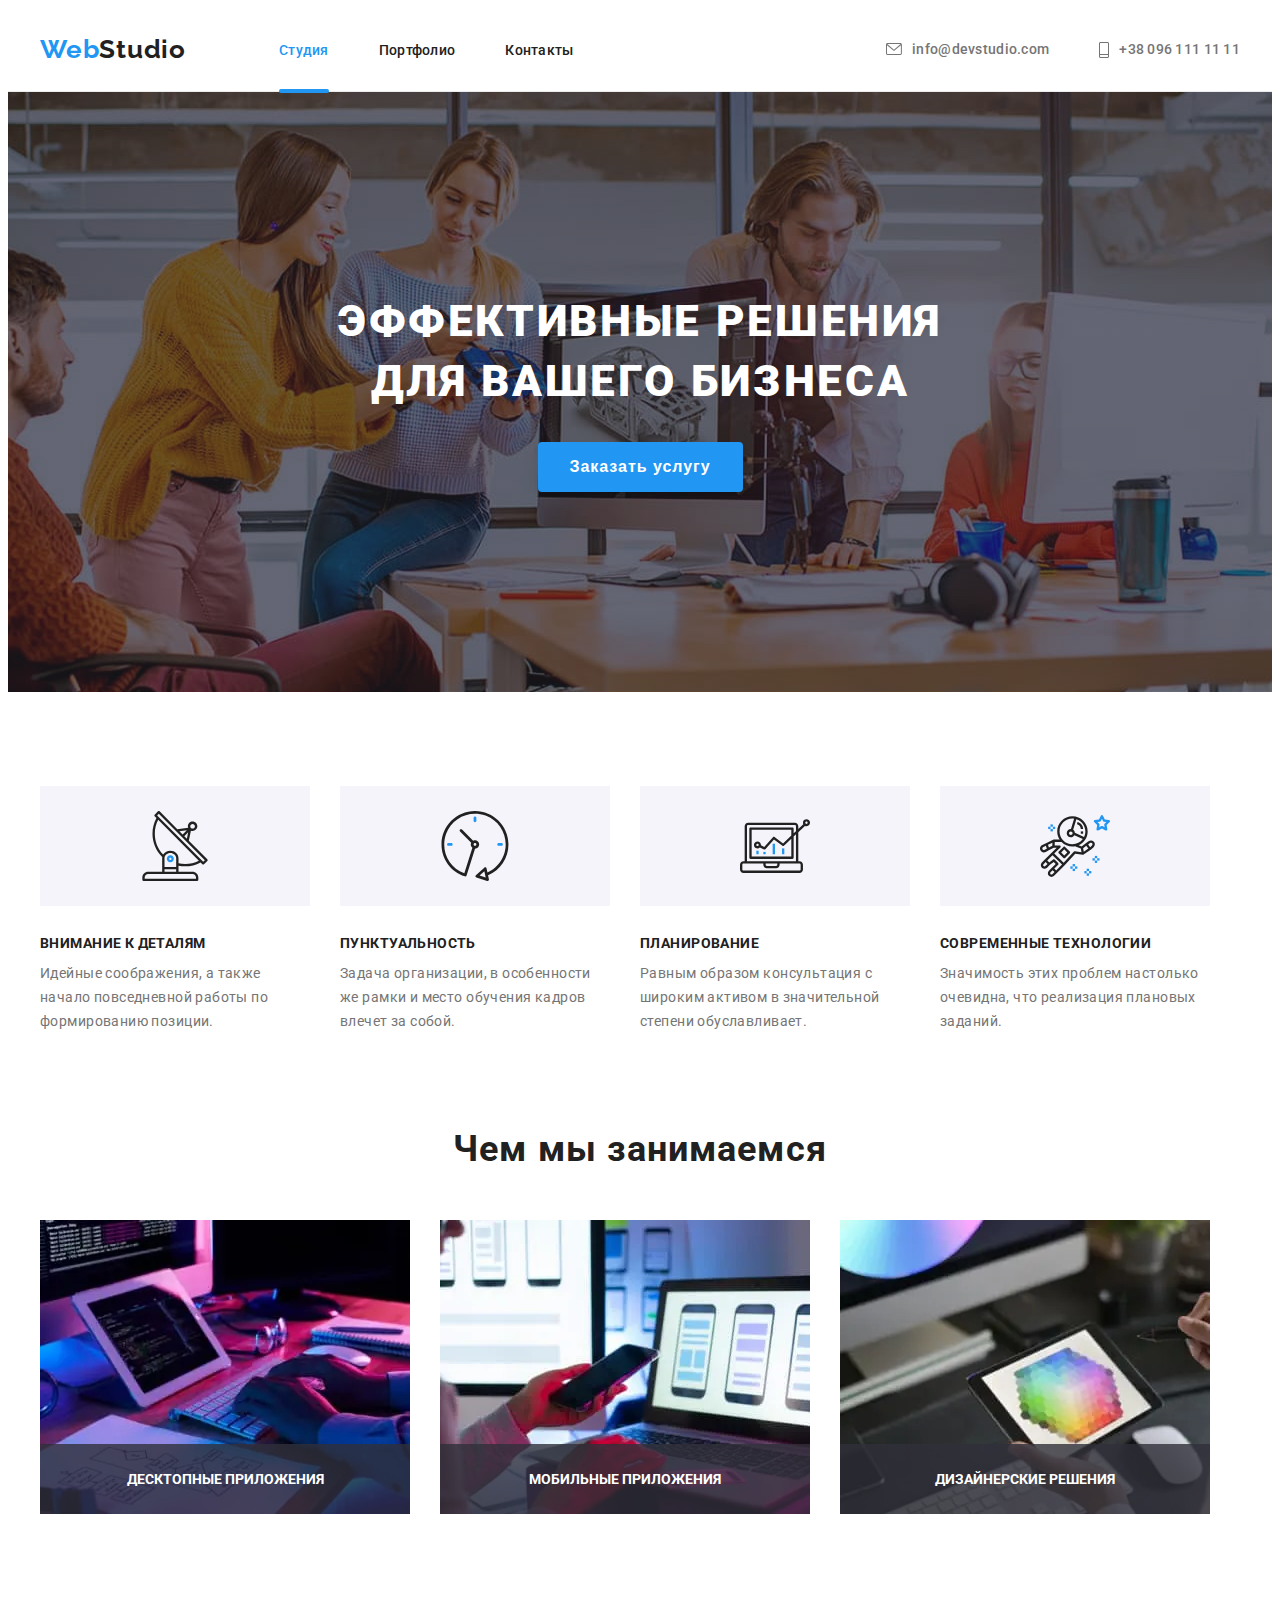
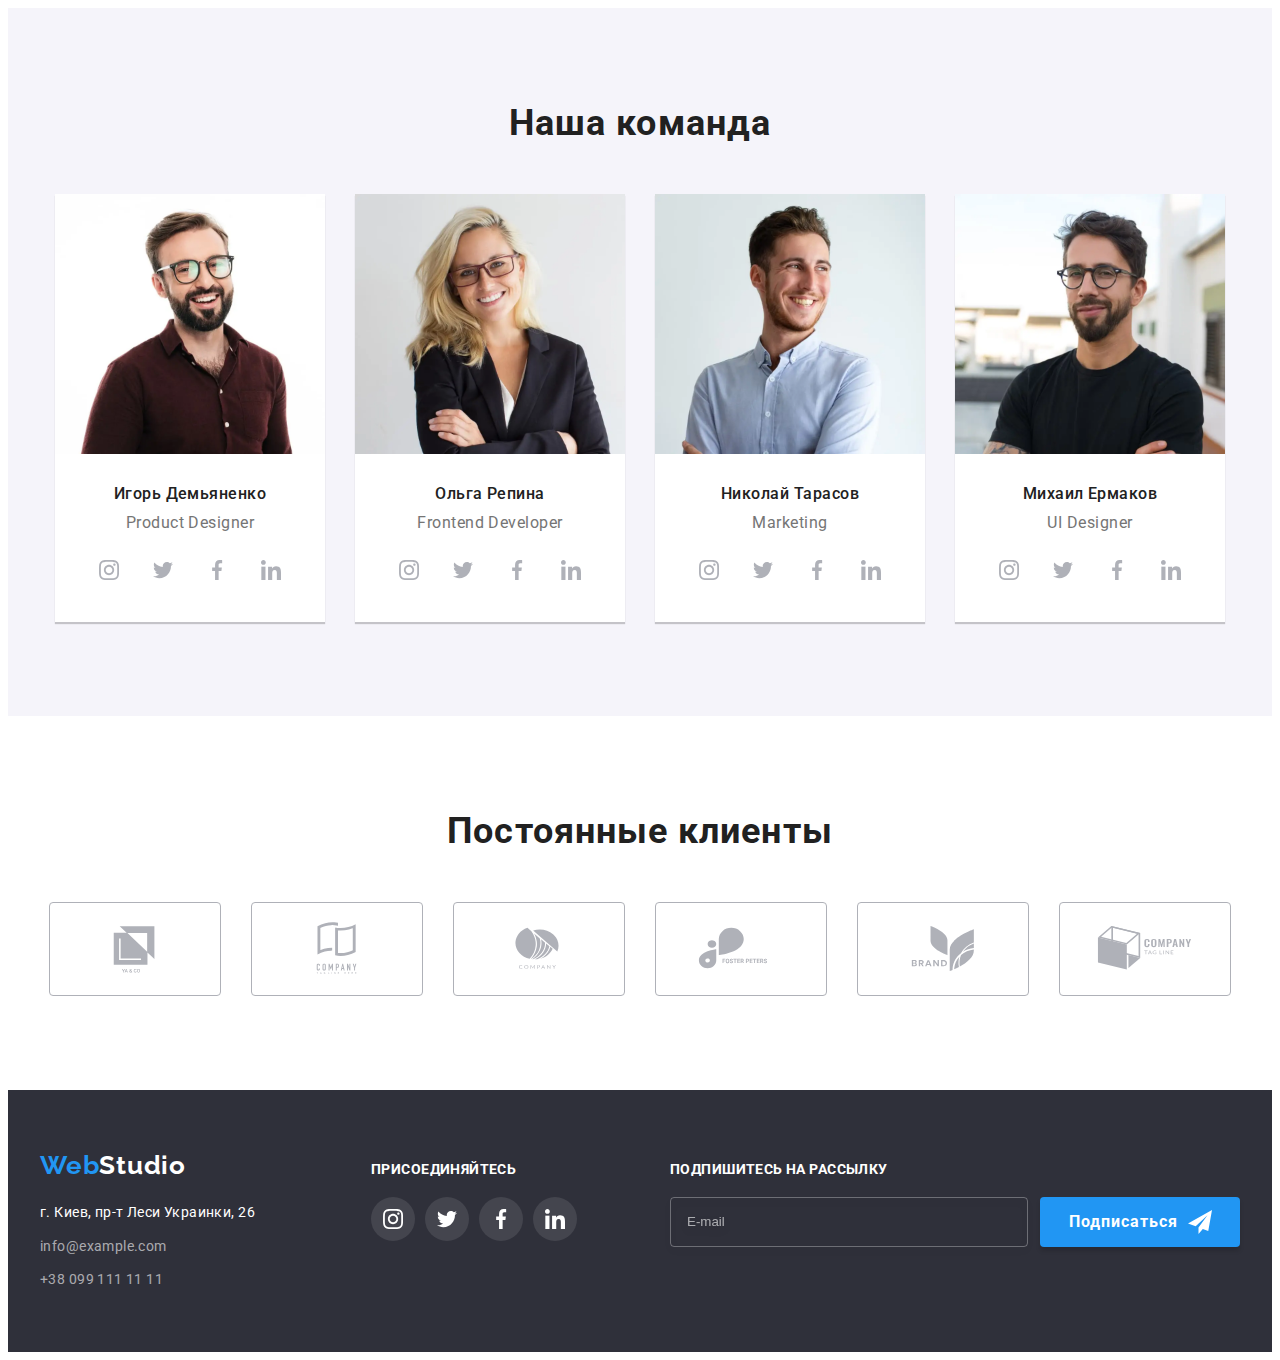
<file: index.html>
<!DOCTYPE html>
<html lang="ru">
<head>
    <meta charset="UTF-8">
    <meta http-equiv="X-UA-Compatible" content="IE=edge">
    <meta name="viewport" content="width=device-width, initial-scale=1.0">
    <title>Document</title>
    <link rel="preconnect" href="https://fonts.googleapis.com">
    <link rel="preconnect" href="https://fonts.gstatic.com" crossorigin>
    <link href="https://fonts.googleapis.com/css2?family=Raleway:wght@700&family=Roboto:wght@400;500;700;900&display=swap"
        rel="stylesheet">
    <link rel="stylesheet" href="https://cdnjs.cloudflare.com/ajax/libs/modern-normalize/1.1.0/modern-normalize.min.css"
            integrity="sha512-wpPYUAdjBVSE4KJnH1VR1HeZfpl1ub8YT/NKx4PuQ5NmX2tKuGu6U/JRp5y+Y8XG2tV+wKQpNHVUX03MfMFn9Q=="
            crossorigin="anonymous" referrerpolicy="no-referrer" />
    <link rel="stylesheet" href="./css/main.min.css">
</head>
<body>
    <header class="main-header">
        <div class="container main-header__container">
            <a class="logo-link" href="./">
                <span class="logo-link__theme">Web</span>Studio
            </a>
            <nav class="main-navigation">
                <ul class="navigation-list">
                    <li class="navigation-list__item"> <a class="navigation-list__link navigation-list__link--active" href="./index.html">Студия</a> </li>
                    <li class="navigation-list__item"> <a class="navigation-list__link" href="./portfolio.html">Портфолио</a> </li>
                    <li class="navigation-list__item"> <a class="navigation-list__link" href="./index.html">Контакты</a> </li>
                </ul>
            </nav>
            <button class="header-menu-btn" type="button" data-menu-open>
            <svg class="header-menu-btn__icon" width="40" height="40">
            <use href="./images/sprite.svg#burger-menu"></use>
            </svg>    
            </button>
            <ul class="contacts-list">
                <li class="contacts-list__item"> <a class="contacts-list__link"
                        href="mailto:info@devstudio.com"> 
                        <svg class="contacts-list__icon" width="16" height="12">
                            <use href="./images/sprite.svg#email"></use>
                        </svg>
                        info@devstudio.com</a></li>
                <li class="contacts-list__item"><a class="contacts-list__link" href="tel:+380961111111">
                    <svg class="contacts-list__icon" width="10" height="16">
                        <use href="./images/sprite.svg#phone"></use>
                    </svg>
                    +38 096 111 11 11</a>
                </li>
            </ul>
        </div>
        <div class="mobile-menu" data-menu>
            <div class="container mobile-menu__container">
            <button type="button" class="menu-close-btn" data-menu-close>
                <svg class="menu-close-icon" width="40" height="40">
                    <use href="./images/sprite.svg#close">
                    </use>
                </svg>
            </button>
            <nav class="menu-navigation">
                <ul class="menu-navigation-list">
                    <li class="menu-navigation-list__item"> <a class="menu-navigation-list__link navigation-list__link--active"
                            href="./index.html">Студия</a> </li>
                    <li class="menu-navigation-list__item"> <a class="menu-navigation-list__link" href="./portfolio.html">Портфолио</a> </li>
                    <li class="menu-navigation-list__item"> <a class="menu-navigation-list__link" href="./index.html">Контакты</a> </li>
                </ul>
            </nav>
            <ul class="menu-contacts-list">
                <li class="menu-contacts-list__item"><a class="menu-contacts-list__link menu-contacts-list__link--color" href="tel:+380961111111">
                        +38 096 111 11 11</a>
                </li>
                <li class="menu-contacts-list__item"> <a class="menu-contacts-list__link" href="mailto:info@devstudio.com">
                        info@devstudio.com</a></li>
                
            </ul>
            <ul class="menu-social-list">
                <li class="menu-social-list__item">Instagram</li>
                <li class="menu-social-list__item">Twitter</li>
                <li class="menu-social-list__item">Facebook</li>
                <li class="menu-social-list__item">LinkedIn</li>
            </ul>
        </div>
        </div>
    </header>
    <main>
        <section class="hero">
            <div class="container">
            <h1 class="hero__main-title">Эффективные решения для вашего бизнеса</h1>
        <button class="modal-button" type="button" data-modal-open> Заказать услугу</button>
            </div>
        </section>
        <section class="section">
            <div class="container">
                <h2 class="visually-hidden">Наши преймушества</h2>
                <ul class="benefits-list">
                    <li class="benefits-list__item">
                        <div class="benefits-list__wrapper">
                        <svg class="benefits-list__icon" width="70" height="70"> <use href="./images/sprite.svg#antenna"> </use> </svg>
                        </div>
                        <h3 class="benefits-list__title">Внимание к деталям</h3>
                        <p class="benefits-list__description">Идейные соображения, а также начало повседневной работы по формированию позиции.
                        </p>
                    </li>
                    <li class="benefits-list__item">
                        <div class="benefits-list__wrapper">
                        <svg class="benefits-list__icon" width="70" height="70"> <use href="./images/sprite.svg#clock"> </use> </svg>
                        </div>
                        <h3 class="benefits-list__title">Пунктуальность </h3>
                        <p class="benefits-list__description">Задача организации, в особенности же рамки и место обучения кадров влечет за
                            собой.</p>
                    </li>
                    <li class="benefits-list__item">
                        <div class="benefits-list__wrapper">
                        <svg class="benefits-list__icon" width="70" height="70"> <use href="./images/sprite.svg#diagram"> </use> </svg>
                        </div>
                        <h3 class="benefits-list__title">Планирование</h3>
                        <p class="benefits-list__description">Равным образом консультация с широким активом в значительной степени
                            обуславливает.</p>
                    </li>
                    <li class="benefits-list__item">
                        <div class="benefits-list__wrapper">
                        <svg class="benefits-list__icon" width="70" height="70"> <use href="./images/sprite.svg#astronaut"> </use> 
                        </svg>
                        </div>
                        <h3 class="benefits-list__title">Современные технологии</h3>
                        <p class="benefits-list__description">Значимость этих проблем настолько очевидна, что реализация плановых заданий.</p>
                    </li>
                </ul>
            </div>
        </section>
        <section class="section section--no-padding-top">
            <div class="container">
            <h2 class="section__title">Чем мы занимаемся</h2>
            <ul class="services-list">
                <li class="services-list__item">
                    <picture>
                <source media="(min-width: 1200px)" srcset="images/work1.webp 1x, images/work1@2x.webp 2x" type="image/webp">
                <img class="services-list__pic" srcset="images/work1.jpg 1x, images/work1@2x.jpg 2x" src="images/work1.jpg" width="370" alt="код на планшете">
                </picture>
                    <p class="services-list__description">Десктопные приложения</p>
                
                </li>
                <li class="services-list__item">
                    <picture>
                        <source media="(min-width: 1200px)" srcset="images/work2.webp 1x, images/work2@2x.webp 2x" type="image/webp">
                        <img class="services-list__pic" srcset="images/work2.jpg 1x, images/work2@2x.jpg 2x" src="images/work2.jpg"
                            width="370" alt="смартфоны на экране монитора">
                    </picture>
                    <p class="services-list__description">Мобильные приложения</p>
                </li>
                <li class="services-list__item">
                    <picture>
                        <source media="(min-width: 1200px)" srcset="images/work3.webp 1x, images/work3@2x.webp 2x" type="image/webp">
                        <img class="services-list__pic" srcset="images/work3.jpg 1x, images/work3@2x.jpg 2x" src="images/work3.jpg"
                            width="370" alt="планшет в руке">
                    </picture>
                    <p class="services-list__description">Дизайнерские решения</p>
                </li>
            </ul>
            </div>
        </section>
        <section class="section section--other-background">
            <div class="container team-container">
           <h2 class="section__title">Наша команда</h2> 
            <ul class="team-list">
                <li class="team-list__item">
                    <picture>
                        <source media="(min-width: 1200px)" srcset="images/team1.webp 1x, images/team1@2x.webp 2x" type="image/webp">
                        <source media="(min-width: 1200px)" srcset="images/team1.jpg 1x, images/team1@2x.jpg 2x">
                        <source media="(min-width: 768px)" srcset="images/tablet-team1.webp 1x, images/tablet-team1@2x.webp 2x" type="image/webp">
                        <source media="(min-width: 768px)" srcset="images/tablet-team1.jpg 1x, images/tablet-team1@2x.jpg 2x">
                        <source media="(max-width: 767px)" srcset="images/mobile-team1.webp 1x, images/mobile-team1@2x.webp 2x" type="image/webp">
                        <source media="(max-width: 767px)" srcset="images/mobile-team1.jpg 1x, images/mobile-team1@2x.jpg 2x">
                    <img class="team-list__photo" src="../goit-markup-hw-08/images/team1.jpg" alt="парень в бордовой рубашке">
                    </picture>
                    <div class="team-list__description">
                    <h3 class="team-list__title">Игорь Демьяненко</h3>
                    <p class="team-list__text">Product Designer</p>
                    <ul class="social-list">
                        <li class="social-list__item"><a class="social-list__link" href="">
                                <svg class="social-list__icon" width="20" height="20">
                                    <use href="./images/sprite.svg#instagram"> </use>
                                </svg>
                            </a>
                        </li>
                        <li class="social-list__item"><a class="social-list__link" href="">
                                <svg class="social-list__icon" width="20" height="20">
                                    <use href="./images/sprite.svg#twitter"> </use>
                                </svg>
                            </a>
                        </li>
                        <li class="social-list__item"><a class="social-list__link" href="">
                                <svg class="social-list__icon" width="20" height="20">
                                    <use href="./images/sprite.svg#facebook"> </use>
                                </svg>
                            </a>
                        </li>
                        <li class="social-list__item"><a class="social-list__link" href="">
                                <svg class="social-list__icon" width="20" height="20">
                                    <use href="./images/sprite.svg#linkedin"> </use>
                                </svg>
                            </a>
                        </li>
                    </ul>
                    </div>
                   
                </li>
                <li class="team-list__item">
                    <picture>
                        <source media="(min-width: 1200px)" srcset="images/team2.webp 1x, images/team2@2x.webp 2x" type="image/webp">
                        <source media="(min-width: 1200px)" srcset="images/team2.jpg 1x, images/team2@2x.jpg 2x">
                        <source media="(min-width: 768px)" srcset="images/tablet-team2.webp 1x, images/tablet-team2@2x.webp 2x"
                            type="image/webp">
                        <source media="(min-width: 768px)" srcset="images/tablet-team2.jpg 1x, images/tablet-team2@2x.jpg 2x">
                        <source media="(max-width: 767px)" srcset="images/mobile-team2.webp 1x, images/mobile-team2@2x.webp 2x"
                            type="image/webp">
                        <source media="(max-width: 767px)" srcset="images/mobile-team2.jpg 1x, images/mobile-team2@2x.jpg 2x">
                    <img class="team-list__photo" src="../goit-markup-hw-08/images/team2.jpg" alt="девушка">
                    </picture>
                    <div class="team-list__description">
                    <h3 class="team-list__title">Ольга Репина</h3>
                    <p class="team-list__text">Frontend Developer</p>
                    <ul class="social-list list">
                        <li class="social-list__item"><a class="social-list__link" href="">
                                <svg class="social-list__icon" width="20" height="20">
                                    <use href="./images/sprite.svg#instagram"> </use>
                                </svg>
                            </a>
                        </li>
                        <li class="social-list__item"><a class="social-list__link" href="">
                                <svg class="social-list__icon" width="20" height="20">
                                    <use href="./images/sprite.svg#twitter"> </use>
                                </svg>
                            </a>
                        </li>
                        <li class="social-list__item"><a class="social-list__link" href="">
                                <svg class="social-list__icon" width="20" height="20">
                                    <use href="./images/sprite.svg#facebook"> </use>
                                </svg>
                            </a>
                        </li>
                        <li class="social-list__item"><a class="social-list__link" href="">
                                <svg class="social-list__icon" width="20" height="20">
                                    <use href="./images/sprite.svg#linkedin"> </use>
                                </svg>
                            </a>
                        </li>
                    </ul>
                    </div>
                   
                </li>
                <li class="team-list__item">
                    <picture>
                        <source media="(min-width: 1200px)" srcset="images/team3.webp 1x, images/team3@2x.webp 2x" type="image/webp">
                        <source media="(min-width: 1200px)" srcset="images/team3.jpg 1x, images/team3@2x.jpg 2x">
                        <source media="(min-width: 768px)" srcset="images/tablet-team3.webp 1x, images/tablet-team3@2x.webp 2x"
                            type="image/webp">
                        <source media="(min-width: 768px)" srcset="images/tablet-team3.jpg 1x, images/tablet-team3@2x.jpg 2x">
                        <source media="(max-width: 767px)" srcset="images/mobile-team3.webp 1x, images/mobile-team3@2x.webp 2x"
                            type="image/webp">
                        <source media="(max-width: 767px)" srcset="images/mobile-team3.jpg 1x, images/mobile-team3@2x.jpg 2x">
                    <img class="team-list__photo" src="../goit-markup-hw-08/images/team3.jpg" alt="парень в белой рубашке">
                    </picture>
                    <div class="team-list__description">
                    <h3 class="team-list__title">Николай Тарасов</h3>
                    <p class="team-list__text">Marketing</p>
                    <ul class="social-list">
                        <li class="social-list__item"><a class="social-list__link" href="">
                                <svg class="social-list__icon" width="20" height="20">
                                    <use href="./images/sprite.svg#instagram"> </use>
                                </svg>
                            </a>
                        </li>
                        <li class="social-list__item"><a class="social-list__link" href="">
                                <svg class="social-list__icon" width="20" height="20">
                                    <use href="./images/sprite.svg#twitter"> </use>
                                </svg>
                            </a>
                        </li>
                        <li class="social-list__item"><a class="social-list__link" href="">
                                <svg class="social-list__icon" width="20" height="20">
                                    <use href="./images/sprite.svg#facebook"> </use>
                                </svg>
                            </a>
                        </li>
                        <li class="social-list__item"><a class="social-list__link" href="">
                                <svg class="social-list__icon" width="20" height="20">
                                    <use href="./images/sprite.svg#linkedin"> </use>
                                </svg>
                            </a>
                        </li>
                    </ul>
                    </div>
                    
                </li>
                <li class="team-list__item">
                    <picture>
                        <source media="(min-width: 1200px)" srcset="images/team4.webp 1x, images/team4@2x.webp 2x" type="image/webp">
                        <source media="(min-width: 1200px)" srcset="images/team4.jpg 1x, images/team4@2x.jpg 2x">
                        <source media="(min-width: 768px)" srcset="images/tablet-team4.webp 1x, images/tablet-team4@2x.webp 2x"
                            type="image/webp">
                        <source media="(min-width: 768px)" srcset="images/tablet-team4.jpg 1x, images/tablet-team4@2x.jpg 2x">
                        <source media="(max-width: 767px)" srcset="images/mobile-team4.webp 1x, images/mobile-team4@2x.webp 2x"
                            type="image/webp">
                        <source media="(max-width: 767px)" srcset="images/mobile-team4.jpg 1x, images/mobile-team4@2x.jpg 2x">
                    <img class="team-list__photo" src="../goit-markup-hw-08/images/team4.jpg"  alt="парень в футболке">
                    </picture>
                    <div class="team-list__description">
                    <h3 class="team-list__title">Михаил Ермаков</h3>
                    <p class="team-list__text">UI Designer</p>
                    <ul class="social-list list">
                        <li class="social-list__item"><a class="social-list__link" href="">
                                <svg class="social-list__icon" width="20" height="20">
                                    <use href="./images/sprite.svg#instagram"> </use>
                                </svg>
                            </a>
                        </li>
                        <li class="social-list__item"><a class="social-list__link" href="">
                                <svg class="social-list__icon" width="20" height="20">
                                    <use href="./images/sprite.svg#twitter"> </use>
                                </svg>
                            </a>
                        </li>
                        <li class="social-list__item"><a class="social-list__link" href="">
                                <svg class="social-list__icon" width="20" height="20">
                                    <use href="./images/sprite.svg#facebook"> </use>
                                </svg>
                            </a>
                        </li>
                        <li class="social-list__item"><a class="social-list__link" href="">
                                <svg class="social-list__icon" width="20" height="20">
                                    <use href="./images/sprite.svg#linkedin"> </use>
                                </svg>
                            </a>
                        </li>
                    </ul>
                    </div>
                   
                </li>
            </ul>
            </div>
        </section>
    <section class="section">
            <div class="container">
            <h2 class="section__title">Постоянные клиенты</h2>
            <ul class="company-list" >
                <li class="company-list__item"><a class="company-list__link" href="">
                    <svg class="company-list__icon" width="106" height="60"> <use href="./images/sprite.svg#logo">

                    </use>
                    </svg>
                </a></li>
                <li class="company-list__item"><a class="company-list__link" href="">
                    <svg class="company-list__icon" width="106" height="60"> <use href="./images/sprite.svg#logo-1">

                    </use></svg>
                </a></li>
                <li class="company-list__item"><a class="company-list__link" href="">
                    <svg class="company-list__icon" width="106" height="60"> <use href="./images/sprite.svg#logo-2">

                    </use></svg>
                </a></li>
                <li class="company-list__item"><a class="company-list__link" href="">
                    <svg class="company-list__icon" width="106" height="60"> <use href="./images/sprite.svg#logo-3">

                    </use></svg>
                </a></li>
                <li class="company-list__item"><a class="company-list__link" href="">
                    <svg class="company-list__icon" width="106" height="60"> <use href="./images/sprite.svg#logo-4">

                    </use></svg>
                </a></li>
                <li class="company-list__item"><a class="company-list__link" href="">
                    <svg class="company-list__icon" width="106" height="60"> <use href="./images/sprite.svg#logo-5">

                    </use></svg>
                </a></li>
            </ul>
            </div>
        </section>
 
    </main>
    <footer class="main-footer">
        <div class="container footer-container">
        <div class="main-footer-container">
        <a class="logo-footer-link" href="./"><span class="logo-link__theme">Web</span>Studio</a>
        <address>
        <ul class="address-list">
        <li class="address-list__item"><a class="address-list__link-first" href="">г. Киев, пр-т Леси Украинки, 26</a></li>
        <li class="address-list__item"><a class="address-list__link" href="mailto:info@example.com">info@example.com</a></li>
        <li class="address-list__item"><a class="address-list__link" href="tel:+380991111111">+38 099 111 11 11</a></li>
        </ul>
        </address>
        </div>
        <div class="social-footer-container">
            <h2 class="social-footer-container__title">присоединяйтесь</h2>
            <ul class="social-list-footer">
                <li class="social-list-footer__item"><a class="social-list-footer__link" href="">
                        <svg class="social-list-footer__icon" width="20" height="20">
                            <use href="./images/sprite.svg#instagram"> </use>
                        </svg>
                    </a>
                </li>
                <li class="social-list-footer__item"><a class="social-list-footer__link" href="">
                        <svg class="social-list-footer__icon" width="20" height="20">
                            <use href="./images/sprite.svg#twitter"> </use>
                        </svg>
                    </a>
                </li>
                <li class="social-list-footer__item"><a class="social-list-footer__link" href="">
                        <svg class="social-list-footer__icon" width="20" height="20">
                            <use href="./images/sprite.svg#facebook"> </use>
                        </svg>
                    </a>
                </li>
                <li class="social-list-footer__item"><a class="social-list-footer__link" href="">
                        <svg class="social-list-footer__icon" width="20" height="20">
                            <use href="./images/sprite.svg#linkedin"> </use>
                        </svg>
                    </a>
                </li>
            </ul>
        </div>
        <form class="footer-subscription">
            <label class="footer-subscription__label" for="footer-subscription-input">Подпишитесь на рассылку</label>
            <span class="footer-subscription__wrapper">
            <input class="footer-subscription__input" name="user-subscription" type="email" id="footer-subscription-input" placeholder="E-mail">
                <button class="footer-subscription__btn" type="submit">Подписаться
                    <svg class="footer-subscription__icon" width="24" height="24">
                        <use href="./images/sprite.svg#send"></use>
                    </svg>
                </button>
                </span>
        </form>
        </div>
    </footer> 
    <div class="backdrop is-hidden" data-modal>
        <div class="modal">
            <button type="button" class="modal-close-btn" data-modal-close>
            <svg class="modal-close-icon" width="18" height="18">
             <use href="./images/sprite.svg#close">
            </use>
            </svg>
            </button>
            <strong class="modal-description">Оставьте свои данные, мы вам перезвоним</strong>
            <form class="action-form">
            <label class="contact-form-field">Имя
                <span class="contact-form-input-wrapper">
                <input class="contact-form-input" type="text" name="user-name">
                <svg class="contact-form-icon"> <use href="./images/sprite.svg#person-black"> </use> </svg>
                </span>
            </label> 
            <label class="contact-form-field">Телефон
                <span class="contact-form-input-wrapper">
                <input class="contact-form-input" type="tel" name="user-number">
                <svg class="contact-form-icon"> <use href="./images/sprite.svg#phone-black"> </use> </svg>
                </span>
            </label>
            <label class="contact-form-field">Почта
                <span class="contact-form-input-wrapper">
                <input class="contact-form-input" type="email" name="user-mail">
                <svg class="contact-form-icon"> <use href="./images/sprite.svg#email-black"> </use> </svg>
                </span>
            </label>
           
            <label class="contact-form-textarea">Комментарий
            <textarea class="contact-form-message" placeholder="Введите текст" name="user-message"></textarea> 
            </label>
            <div class="user-agreement-box">
            <input class="contact-form-checkbox visually-hidden" type="checkbox" name="user-agreement" id="user-agreement" required>
            <label class="contact-form-checkbox-description" for="user-agreement">Соглашаюсь с рассылкой и принимаю&nbsp;<a class="contact-form-checkbox-link" href="">
                Условия договора</a>
            </label>
            </div>
            <button class="contact-btn-submit" type="submit">Отправить</button>
            </form>
        </div>
    </div>
    <script src="./js/modal.js"></script>
    <script src="./js/menu.js"></script>
</body>
</html>
</file>
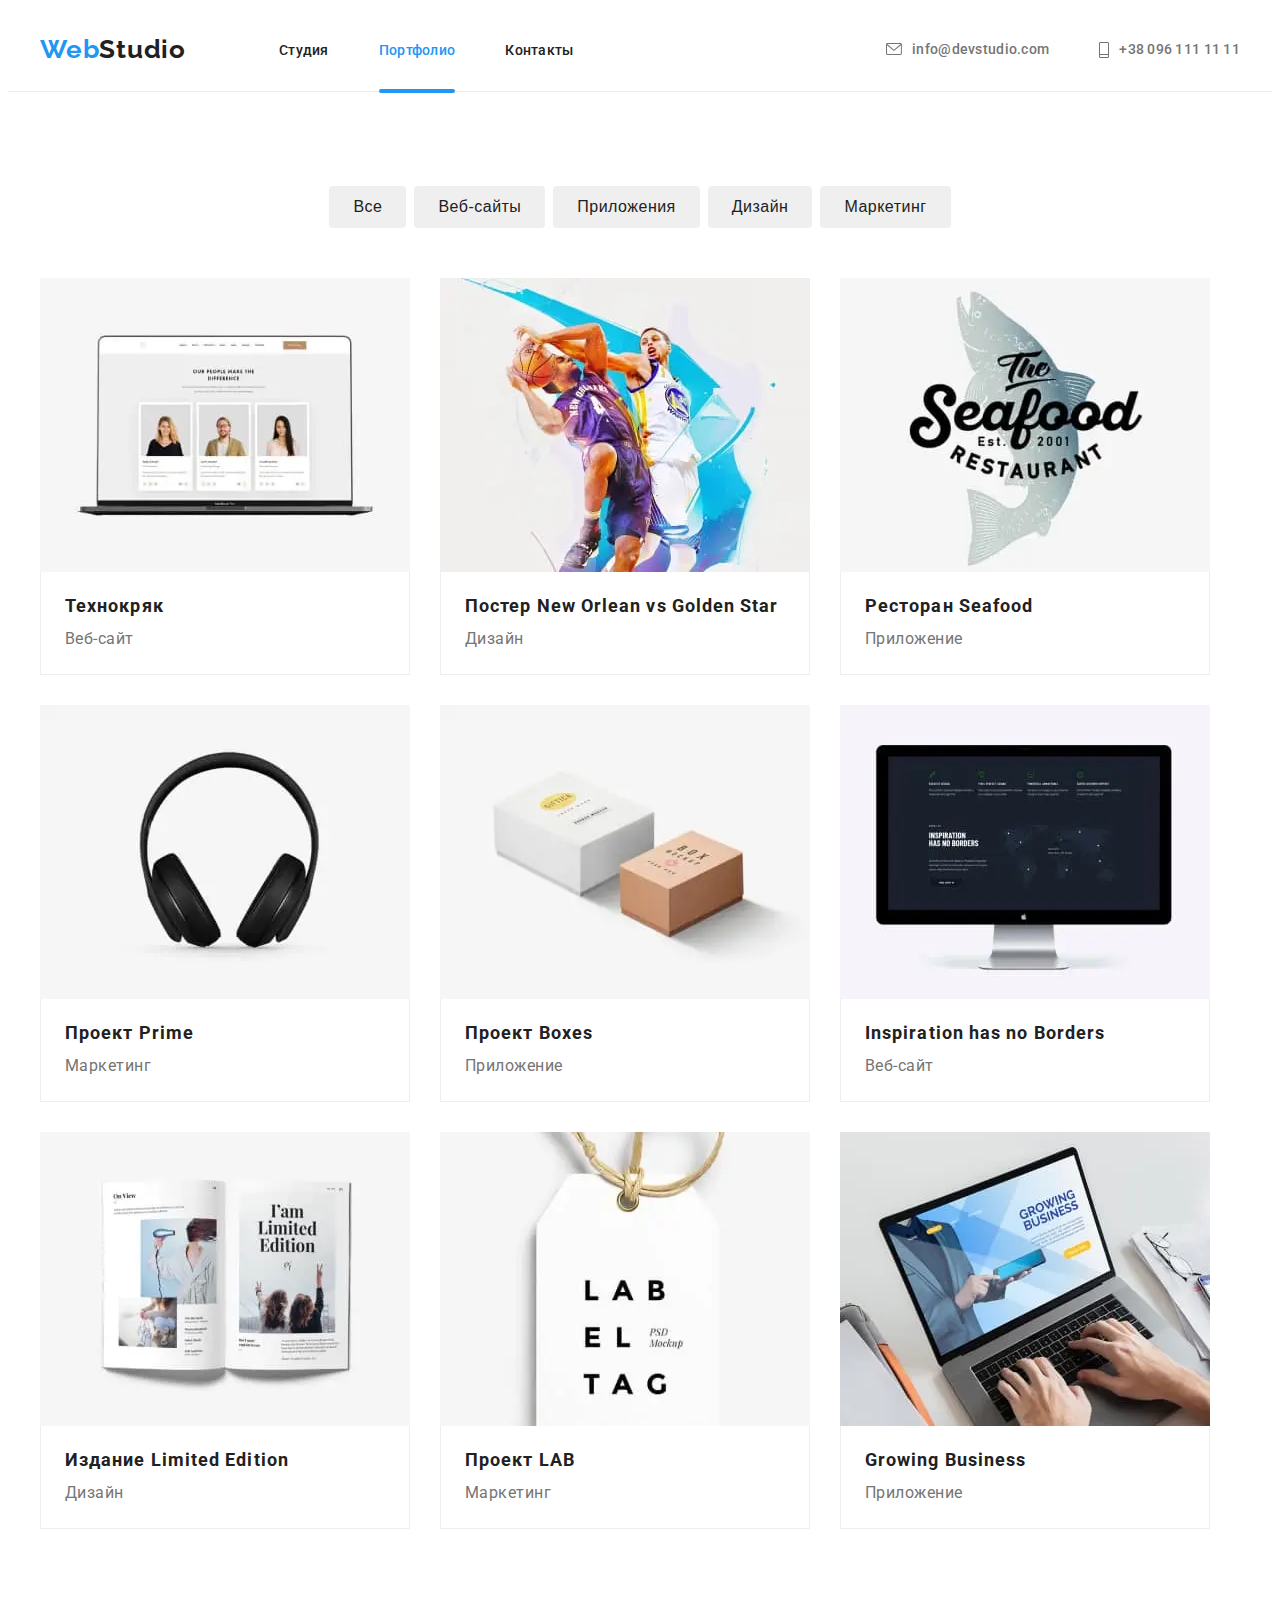
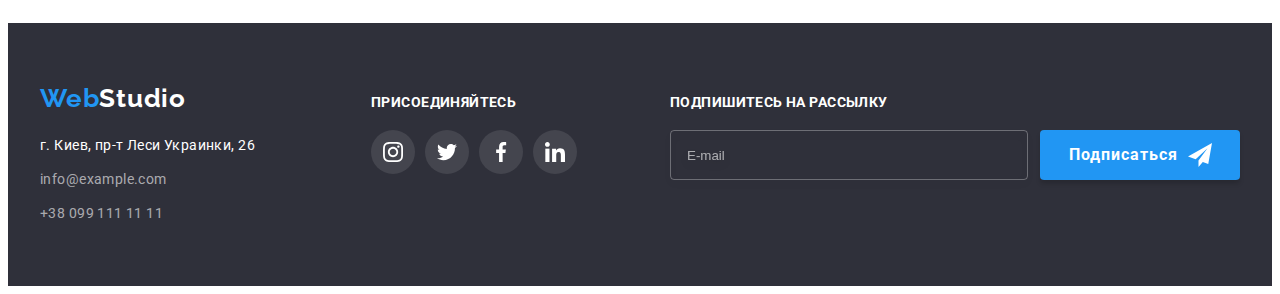
<file: portfolio.html>
<!DOCTYPE html>
<html lang="en">
<head>
    <meta charset="UTF-8">
    <meta http-equiv="X-UA-Compatible" content="IE=edge">
    <meta name="viewport" content="width=device-width, initial-scale=1.0">
    <title>Document</title>
    <link rel="preconnect" href="https://fonts.googleapis.com">
    <link rel="preconnect" href="https://fonts.gstatic.com" crossorigin>
    <link href="https://fonts.googleapis.com/css2?family=Raleway:wght@700&family=Roboto:wght@400;500;700;900&display=swap"
        rel="stylesheet">
    <link rel="stylesheet" href="https://cdnjs.cloudflare.com/ajax/libs/modern-normalize/1.1.0/modern-normalize.min.css"
            integrity="sha512-wpPYUAdjBVSE4KJnH1VR1HeZfpl1ub8YT/NKx4PuQ5NmX2tKuGu6U/JRp5y+Y8XG2tV+wKQpNHVUX03MfMFn9Q=="
            crossorigin="anonymous" referrerpolicy="no-referrer" />
    <link rel="stylesheet" href="./css/main.min.css">
</head>
<body>
    <header class="main-header">
        <div class="container main-header__container">
            <a class="logo-link" href="./">
                <span class="logo-link__theme">Web</span>Studio
            </a>
            <nav class="main-navigation">
                <ul class="navigation-list">
                    <li class="navigation-list__item"> <a class="navigation-list__link" href="./index.html">Студия</a> </li>
                    <li class="navigation-list__item"> <a class="navigation-list__link navigation-list__link--active" href="./portfolio.html">Портфолио</a>
                    </li>
                    <li class="navigation-list__item"> <a class="navigation-list__link" href="./index.html">Контакты</a> </li>
                </ul>
            </nav>
            <button class="header-menu-btn" type="button">
                <svg class="header-menu-btn__icon" width="40" height="40" data-menu-open>
                    <use href="./images/sprite.svg#burger-menu"></use>
                </svg>
            </button>
            <ul class="contacts-list">
                <li class="contacts-list__item"> <a class="contacts-list__link" href="mailto:info@devstudio.com">
                        <svg class="contacts-list__icon" width="16" height="12">
                            <use href="./images/sprite.svg#email"></use>
                        </svg>
                        info@devstudio.com</a></li>
                <li class="contacts-list__item"><a class="contacts-list__link" href="tel:+380961111111">
                        <svg class="contacts-list__icon" width="10" height="16">
                            <use href="./images/sprite.svg#phone"></use>
                        </svg>
                        +38 096 111 11 11</a>
                </li>
            </ul>
        </div>
    <div class="mobile-menu" data-menu>
        <div class="container mobile-menu__container">
            <button type="button" class="menu-close-btn" data-menu-close>
                <svg class="menu-close-icon" width="40" height="40">
                    <use href="./images/sprite.svg#close">
                    </use>
                </svg>
            </button>
            <nav class="menu-navigation">
                <ul class="menu-navigation-list">
                    <li class="menu-navigation-list__item"> <a
                            class="menu-navigation-list__link " href="./index.html">Студия</a>
                    </li>
                    <li class="menu-navigation-list__item"> <a class="menu-navigation-list__link navigation-list__link--active"
                            href="./portfolio.html">Портфолио</a> </li>
                    <li class="menu-navigation-list__item"> <a class="menu-navigation-list__link"
                            href="./index.html">Контакты</a> </li>
                </ul>
            </nav>
            <ul class="menu-contacts-list">
                <li class="menu-contacts-list__item"><a class="menu-contacts-list__link menu-contacts-list__link--color"
                        href="tel:+380961111111">
                        +38 096 111 11 11</a>
                </li>
                <li class="menu-contacts-list__item"> <a class="menu-contacts-list__link" href="mailto:info@devstudio.com">
                        info@devstudio.com</a></li>
    
            </ul>
            <ul class="menu-social-list">
                <li class="menu-social-list__item">Instagram</li>
                <li class="menu-social-list__item">Twitter</li>
                <li class="menu-social-list__item">Facebook</li>
                <li class="menu-social-list__item">LinkedIn</li>
            </ul>
        </div>
    </div>
    </header>
<main>
    <section class="section">
        <div class="container">
        <h1 class="visually-hidden">Наши проэкты</h1>
        <ul class="route-list">
            <li class="route-list-item"><button class="route-list-btn" type="button">Все</button></li>
            <li class="route-list-item"><button class="route-list-btn"  type="button">Веб-сайты</button></li>
            <li class="route-list-item"><button class="route-list-btn"  type="button">Приложения</button></li>
            <li class="route-list-item"><button class="route-list-btn"  type="button">Дизайн</button></li>
            <li class="route-list-item"><button class="route-list-btn"  type="button">Маркетинг</button></li>
        </ul>
        <ul class="sample-list">
            <li class="sample-list-item">
                <a class="sample-list-item-link" href="">
                    <div class="sample-list-wrapper" >
                    <picture>
                    <source media="(min-width: 1200px)" srcset="images/notebook.webp 1x, images/notebook@2x.webp 2x" type="image/webp">
                    <source media="(min-width: 1200px)" srcset="images/notebook.jpg 1x, images/notebook@2x.jpg 2x">
                    <source media="(min-width: 768px)" srcset="images/tablet-notebook.webp 1x, images/tablet-notebook@2x.webp 2x"
                        type="image/webp">
                    <source media="(min-width: 768px)" srcset="images/tablet-notebook.jpg 1x, images/tablet-notebook@2x.jpg 2x">
                    <source media="(max-width: 767px)" srcset="images/mobile-notebook.webp 1x, images/mobile-notebook@2x.webp 2x"
                        type="image/webp">
                    <source media="(max-width: 767px)" srcset="images/mobile-notebook.jpg 1x, images/mobile-notebook@2x.jpg 2x">
                <img class="sample-list-pic" src="./images/notebook.jpg" alt="ноутбук">
                    </picture>
                <p class="overlay">Ресурс предлагает комплексные предложения с разным уровнем функционала и сервисов. Все это позволит посетителю получить
                исчерпывающие сведения о компании или частном лице.</p>
                </div>
                <div class="wrapper">
                <h2 class="sample-list-title">Технокряк</h2>
                <p class="sample-list-description">Веб-сайт</p>
                </div>
                </a>
            </li>
            <li class="sample-list-item">
                <a class="sample-list-item-link" href="">
                    <div class="sample-list-wrapper">
                <picture>
                    <source media="(min-width: 1200px)" srcset="images/basketball.webp 1x, images/basketball@2x.webp 2x" type="image/webp">
                    <source media="(min-width: 1200px)" srcset="images/basketball.jpg 1x, images/basketball@2x.jpg 2x">
                    <source media="(min-width: 768px)" srcset="images/tablet-basketball.webp 1x, images/tablet-basketball@2x.webp 2x" type="image/webp">
                    <source media="(min-width: 768px)" srcset="images/tablet-basketball.jpg 1x, images/tablet-basketball@2x.jpg 2x">
                    <source media="(max-width: 767px)" srcset="images/mobile-basketball.webp 1x, images/mobile-basketball@2x.webp 2x"
                        type="image/webp">
                    <source media="(max-width: 767px)" srcset="images/mobile-basketball.jpg 1x, images/mobile-basketball@2x.jpg 2x">
                <img class="sample-list-pic" src="./images/basketball.jpg" alt="баскетбол">
                </picture>                
                <p class="overlay">Ресурс предлагает комплексные предложения с разным уровнем функционала и сервисов. Все это позволит
                    посетителю получить
                    исчерпывающие сведения о компании или частном лице.</p>
                    </div>
                <div class="wrapper">
                <h2 class="sample-list-title">Постер New Orlean vs Golden Star</h2>
                <p class="sample-list-description">Дизайн</p>
                </div>
                </a>
            </li>
            <li class="sample-list-item">
                <a class="sample-list-item-link" href="">
                <div class="sample-list-wrapper">
                <picture>
                    <source media="(min-width: 1200px)" srcset="images/pic.webp 1x, images/pic@2x.webp 2x" type="image/webp">
                    <source media="(min-width: 1200px)" srcset="images/pic.jpg 1x, images/pic@2x.jpg 2x">
                    <source media="(min-width: 768px)" srcset="images/tablet-pic.webp 1x, images/tablet-pic@2x.webp 2x"
                                        type="image/webp">
                    <source media="(min-width: 768px)" srcset="images/tablet-pic.jpg 1x, images/tablet-pic@2x.jpg 2x">
                    <source media="(max-width: 767px)" srcset="images/mobile-pic.webp 1x, images/mobile-pic@2x.webp 2x"
                        type="image/webp">
                    <source media="(max-width: 767px)" srcset="images/mobile-pic.jpg 1x, images/mobile-pic@2x.jpg 2x">
                <img class="sample-list-pic" src="./images/pic.jpg" alt="рыба">
                </picture>
                <p class="overlay">Ресурс предлагает комплексные предложения с разным уровнем функционала и сервисов. Все это позволит
                    посетителю получить
                    исчерпывающие сведения о компании или частном лице.</p>
                    </div>
                <div class="wrapper">
                <h2 class="sample-list-title">Ресторан Seafood</h2>
                <p class="sample-list-description">Приложение</p>
                </div>
                </a>
            </li>
            <li class="sample-list-item">
                <a class="sample-list-item-link" href="">
                <div class="sample-list-wrapper">
                <picture>
                    <source media="(min-width: 1200px)" srcset="images/headphones.webp 1x, images/headphones@2x.webp 2x" type="image/webp">
                    <source media="(min-width: 1200px)" srcset="images/headphones.jpg 1x, images/headphones@2x.jpg 2x">
                    <source media="(min-width: 768px)" srcset="images/tablet-headphones.webp 1x, images/tablet-headphones@2x.webp 2x"
                                        type="image/webp">
                    <source media="(min-width: 768px)" srcset="images/tablet-headphones.jpg 1x, images/tablet-headphones@2x.jpg 2x">
                    <source media="(max-width: 767px)" srcset="images/mobile-headphones.webp 1x, images/mobile-headphones@2x.webp 2x"
                        type="image/webp">
                    <source media="(max-width: 767px)" srcset="images/mobile-headphones.jpg 1x, images/mobile-headphones@2x.jpg 2x">
                <img class="sample-list-pic" src="./images/headphones.jpg" alt="наушники">
                </picture>
                <p class="overlay">Ресурс предлагает комплексные предложения с разным уровнем функционала и сервисов. Все это позволит
                    посетителю получить
                    исчерпывающие сведения о компании или частном лице.</p>
                    </div>
                <div class="wrapper">
                <h2 class="sample-list-title">Проект Prime</h2>
                <p class="sample-list-description">Маркетинг</p>
                </div>
                </a>
            </li>
            <li class="sample-list-item">
                <a class="sample-list-item-link" href="">
                    <div class="sample-list-wrapper">
                    <picture>
                        <source media="(min-width: 1200px)" srcset="images/boxes.webp 1x, images/boxes@2x.webp 2x" type="image/webp">
                        <source media="(min-width: 1200px)" srcset="images/boxes.jpg 1x, images/boxes@2x.jpg 2x">
                        <source media="(min-width: 768px)" srcset="images/tablet-boxes.webp 1x, images/tablet-boxes@2x.webp 2x"
                                            type="image/webp">
                        <source media="(min-width: 768px)" srcset="images/tablet-boxes.jpg 1x, images/tablet-boxes@2x.jpg 2x">
                        <source media="(max-width: 767px)" srcset="images/mobile-boxes.webp 1x, images/mobile-boxes@2x.webp 2x"
                            type="image/webp">
                        <source media="(max-width: 767px)" srcset="images/mobile-boxes.jpg 1x, images/mobile-boxes@2x.jpg 2x">
                <img class="sample-list-pic" src="./images/boxes.jpg" alt="коробки">
                    </picture>
                <p class="overlay">Ресурс предлагает комплексные предложения с разным уровнем функционала и сервисов. Все это позволит
                    посетителю получить
                    исчерпывающие сведения о компании или частном лице.</p>
                    </div>
                <div class="wrapper">
                <h2 class="sample-list-title">Проект Boxes</h2>
                <p class="sample-list-description">Приложение</p>
                </div>
                </a>
            </li>
            <li class="sample-list-item">
                <a class="sample-list-item-link" href="">
                    <div class="sample-list-wrapper">
                    <picture>
                        <source media="(min-width: 1200px)" srcset="images/desktop.webp 1x, images/desktop@2x.webp 2x" type="image/webp">
                        <source media="(min-width: 1200px)" srcset="images/desktop.jpg 1x, images/desktop@2x.jpg 2x">
                        <source media="(min-width: 768px)" srcset="images/tablet-desktop.webp 1x, images/tablet-desktop@2x.webp 2x"
                                            type="image/webp">
                        <source media="(min-width: 768px)" srcset="images/tablet-desktop.jpg 1x, images/tablet-desktop@2x.jpg 2x">
                        <source media="(max-width: 767px)" srcset="images/mobile-desktop.webp 1x, images/mobile-desktop@2x.webp 2x"
                            type="image/webp">
                        <source media="(max-width: 767px)" srcset="images/mobile-desktop.jpg 1x, images/mobile-desktop@2x.jpg 2x">
                <img class="sample-list-pic" src="./images/desktop.jpg" alt="монитор">
                    </picture>
                <p class="overlay">Ресурс предлагает комплексные предложения с разным уровнем функционала и сервисов. Все это позволит
                    посетителю получить
                    исчерпывающие сведения о компании или частном лице.</p>
                    </div>
                <div class="wrapper">
                <h2 class="sample-list-title">Inspiration has no Borders</h2>
                <p class="sample-list-description">Веб-сайт</p>
                </div>
                </a>
            </li>
            <li class="sample-list-item">
                <a class="sample-list-item-link" href="">
                    <div class="sample-list-wrapper">
                    <picture>
                        <source media="(min-width: 1200px)" srcset="images/book.webp 1x, images/book@2x.webp 2x" type="image/webp">
                        <source media="(min-width: 1200px)" srcset="images/book.jpg 1x, images/book@2x.jpg 2x">
                        <source media="(min-width: 768px)" srcset="images/tablet-book.webp 1x, images/tablet-book@2x.webp 2x"
                                            type="image/webp">
                        <source media="(min-width: 768px)" srcset="images/tablet-book.jpg 1x, images/tablet-book@2x.jpg 2x">
                        <source media="(max-width: 767px)" srcset="images/mobile-book.webp 1x, images/mobile-book@2x.webp 2x"
                            type="image/webp">
                        <source media="(max-width: 767px)" srcset="images/mobile-book.jpg 1x, images/mobile-book@2x.jpg 2x">
                <img class="sample-list-pic" src="./images/book.jpg" alt="книга">
                    </picture>
                <p class="overlay">Ресурс предлагает комплексные предложения с разным уровнем функционала и сервисов. Все это позволит
                    посетителю получить
                    исчерпывающие сведения о компании или частном лице.</p>
                    </div>
                <div class="wrapper">
                <h2 class="sample-list-title">Издание Limited Edition</h2>
                <p class="sample-list-description">Дизайн</p>
                </div>
                </a>
            </li>
            <li class="sample-list-item">
                <a class="sample-list-item-link" href="">
                    <div class="sample-list-wrapper">
                    <picture>
                        <source media="(min-width: 1200px)" srcset="images/lab.webp 1x, images/lab@2x.webp 2x" type="image/webp">
                        <source media="(min-width: 1200px)" srcset="images/lab.jpg 1x, images/lab@2x.jpg 2x">
                        <source media="(min-width: 768px)" srcset="images/tablet-lab.webp 1x, images/tablet-lab@2x.webp 2x"
                                            type="image/webp">
                        <source media="(min-width: 768px)" srcset="images/tablet-lab.jpg 1x, images/tablet-lab@2x.jpg 2x">
                        <source media="(max-width: 767px)" srcset="images/mobile-lab.webp 1x, images/mobile-lab@2x.webp 2x"
                            type="image/webp">
                        <source media="(max-width: 767px)" srcset="images/mobile-lab.jpg 1x, images/mobile-lab@2x.jpg 2x">
                <img class="sample-list-pic" src="./images/lab.jpg" alt="ярлык">
                    </picture>
                <p class="overlay">Ресурс предлагает комплексные предложения с разным уровнем функционала и сервисов. Все это позволит
                    посетителю получить
                    исчерпывающие сведения о компании или частном лице.</p>
                    </div>
                <div class="wrapper">
                <h2 class="sample-list-title">Проект LAB</h2>
                <p class="sample-list-description">Маркетинг</p>
                </div>
                </a>
            </li>
            <li class="sample-list-item">
                <a class="sample-list-item-link" href="">
                    <div class="sample-list-wrapper">
                    <picture>
                        <source media="(min-width: 1200px)" srcset="images/notebook1.webp 1x, images/notebook1@2x.webp 2x" type="image/webp">
                        <source media="(min-width: 1200px)" srcset="images/notebook1.jpg 1x, images/notebook1@2x.jpg 2x">
                        <source media="(min-width: 768px)" srcset="images/tablet-notebook1.webp 1x, images/tablet-notebook1@2x.webp 2x"
                                            type="image/webp">
                        <source media="(min-width: 768px)" srcset="images/tablet-notebook1.jpg 1x, images/tablet-notebook1@2x.jpg 2x">
                        <source media="(max-width: 767px)" srcset="images/mobile-notebook1.webp 1x, images/mobile-notebook1@2x.webp 2x"
                            type="image/webp">
                        <source media="(max-width: 767px)" srcset="images/mobile-notebook1.jpg 1x, images/mobile-notebook1@2x.jpg 2x">
                <img class="sample-list-pic" src="./images/notebook1.jpg"  alt="ноутбук с руками">
                    </picture>
                <p class="overlay">Ресурс предлагает комплексные предложения с разным уровнем функционала и сервисов. Все это позволит
                    посетителю получить
                    исчерпывающие сведения о компании или частном лице.</p>
                    </div>
                <div class="wrapper">
                <h2 class="sample-list-title">Growing Business</h2>
                <p class="sample-list-description">Приложение</p>
                </div>
                </a>
            </li>

        </ul>
        </div>
    </section>
</main> 
<footer class="main-footer section">
    <div class="container footer-container">
        <div class="main-footer-container">
            <a class="logo-footer-link" href="./"><span class="logo-link__theme">Web</span>Studio</a>
            <address>
                <ul class="address-list">
                    <li class="address-list__item"><a class="address-list__link-first" href="">г. Киев, пр-т Леси
                            Украинки, 26</a></li>
                    <li class="address-list__item"><a class="address-list__link"
                            href="mailto:info@example.com">info@example.com</a></li>
                    <li class="address-list__item"><a class="address-list__link" href="tel:+380991111111">+38 099
                            111 11 11</a></li>
                </ul>
            </address>
        </div>
        <div class="social-footer-container">
            <h2 class="social-footer-container__title">присоединяйтесь</h2>
            <ul class="social-list-footer">
                <li class="social-list-footer__item"><a class="social-list-footer__link" href="">
                        <svg class="social-list-footer__icon" width="20" height="20">
                            <use href="./images/sprite.svg#instagram"> </use>
                        </svg>
                    </a>
                </li>
                <li class="social-list-footer__item"><a class="social-list-footer__link" href="">
                        <svg class="social-list-footer__icon" width="20" height="20">
                            <use href="./images/sprite.svg#twitter"> </use>
                        </svg>
                    </a>
                </li>
                <li class="social-list-footer__item"><a class="social-list-footer__link" href="">
                        <svg class="social-list-footer__icon" width="20" height="20">
                            <use href="./images/sprite.svg#facebook"> </use>
                        </svg>
                    </a>
                </li>
                <li class="social-list-footer__item"><a class="social-list-footer__link" href="">
                        <svg class="social-list-footer__icon" width="20" height="20">
                            <use href="./images/sprite.svg#linkedin"> </use>
                        </svg>
                    </a>
                </li>
            </ul>
        </div>
        <form class="footer-subscription">
            <label class="footer-subscription__label" for="footer-subscription-input">Подпишитесь на рассылку</label>
            <span class="footer-subscription__wrapper">
                <input class="footer-subscription__input" name="user-subscription" type="email"
                    id="footer-subscription-input" placeholder="E-mail">
                <button class="footer-subscription__btn" type="submit">Подписаться
                    <svg class="footer-subscription__icon" width="24" height="24">
                        <use href="./images/sprite.svg#send"></use>
                    </svg>
                </button>
            </span>
        </form>
    </div>
</footer>
<script src="./js/menu.js"></script>
</body>

</html>
</file>
<file: css/main.min.css>
.visually-hidden{position:absolute;width:1px;height:1px;margin:-1px;padding:0;overflow:hidden;border:0;clip:rect(0 0 0 0)}h1,h2,h3,p{margin-top:0;margin-bottom:0}ul{margin-top:0;margin-bottom:0;padding-left:0;list-style:none}img{display:block}body{font-family:'Roboto', sans-serif}a{text-decoration:none}.section{padding-top:60px;padding-bottom:60px}@media screen and (min-width: 1200px){.section{padding-top:94px;padding-bottom:94px}}.section__title{font-weight:700;font-size:28px;line-height:33px;text-align:center;letter-spacing:0.03em;color:#212121;margin-bottom:30px}@media screen and (min-width: 1200px){.section__title{font-size:36px;line-height:42px;margin-bottom:50px}}.container{padding:0 15px}@media screen and (min-width: 480px){.container{width:480px;margin-left:auto;margin-right:auto}}@media screen and (min-width: 768px){.container{width:768px}}@media screen and (min-width: 1200px){.container{width:1200px}}.navigation-list{display:none}@media screen and (min-width: 768px){.navigation-list{display:flex;padding-top:32px;padding-bottom:32px;justify-content:center}.navigation-list__item:not(:last-child){margin-right:50px}.navigation-list__link{font-weight:500;font-size:14px;line-height:1.14;letter-spacing:0.02em;color:#212121;transition-property:color;transition-duration:250ms;transition-timing-function:cubic-bezier(0.4, 0, 0.2, 1)}.navigation-list__link:hover,.navigation-list__link:focus{color:#2196f3}.navigation-list__link--active{position:relative;display:inline-block;color:#2196f3}.navigation-list__link--active::after{content:"";left:0;bottom:-34px;display:flex;position:absolute;width:100%;height:4px;background-color:#2196f3;border-radius:2px}}.contacts-list{display:none}@media screen and (min-width: 768px){.contacts-list{display:inline;padding-top:21px;padding-bottom:21px;margin-left:84px}.contacts-list__link{display:flex;align-items:center;font-family:'Roboto';font-style:normal;font-weight:500;font-size:12px;line-height:14px;letter-spacing:0.02em;color:#757575;transition-property:color, background-color, fill;transition-duration:250ms;transition-timing-function:cubic-bezier(0.4, 0, 0.2, 1)}.contacts-list__link:hover,.contacts-list__link:focus{color:#2196f3}.contacts-list__icon{margin-right:8px;fill:#757575;transition-property:color, background-color, fill;transition-duration:250ms;transition-timing-function:cubic-bezier(0.4, 0, 0.2, 1)}.contacts-list__link:hover .contacts-list__icon,.contacts-list__link:focus .contacts-list__icon{fill:#2196f3}.contacts-list__item:not(:last-child){margin-bottom:10px}}@media screen and (min-width: 1200px){.contacts-list{display:flex;padding-top:32px;padding-bottom:32px;margin-left:auto}.contacts-list__icon{margin-right:10px}.contacts-list__link{font-weight:500;font-size:14px;line-height:1.14;letter-spacing:0.02em}.contacts-list__item:not(:last-child){margin-right:50px;margin-bottom:0}}.logo-link__theme{font-family:'Raleway';font-style:normal;font-weight:700;font-size:24px;line-height:28px;letter-spacing:0.03em;color:#2196f3}.logo-link{font-family:'Raleway';font-style:normal;font-weight:700;font-size:24px;line-height:28px;letter-spacing:0.03em;color:#212121}@media screen and (min-width: 768px){.logo-link{margin-right:88px}}@media screen and (min-width: 1200px){.logo-link__theme{font-size:26px;line-height:1.19}.logo-link{font-size:26px;line-height:1.19;margin-right:93px}}.modal-button{border:transparent;box-shadow:0px 4px 4px rgba(0,0,0,0.15);border-radius:4px;font-weight:700;font-size:16px;line-height:1.88;display:flex;padding:10px 32px;align-items:center;text-align:center;margin-left:auto;margin-right:auto;margin-top:30px;letter-spacing:0.06em;color:#fff;background:#2196f3;cursor:pointer}.social-list{display:flex;justify-content:center;align-items:center;padding-top:16px}.social-list__link{display:flex;justify-content:center;align-items:center;width:44px;height:44px;border-radius:50%;background-color:#fff;transition-property:color, background-color, fill;transition-duration:250ms;transition-timing-function:cubic-bezier(0.4, 0, 0.2, 1)}.social-list__link:hover,.social-list__link:focus{background-color:#2196f3}.social-list__item:not(:last-child){margin-right:10px}.social-list__icon{fill:#afb1b8;transition-property:color, background-color, fill;transition-duration:250ms;transition-timing-function:cubic-bezier(0.4, 0, 0.2, 1)}.social-list__link:hover .social-list__icon,.social-list__link:focus .social-list__icon{fill:#fff}.overlay{position:absolute;width:100%;height:auto;left:0;top:0;font-family:'Roboto';font-style:normal;font-weight:400;font-size:18px;line-height:28px;letter-spacing:0.03em;color:#fff;background-color:rgba(33,150,243,0.9);padding:77px 24px 77px 24px;overflow:auto;transform:translateY(100%);transition:transform 250ms cubic-bezier(0.4, 0, 0.2, 1)}.sample-list-item-link:hover .overlay,.sample-list-item-link:focus .overlay{transform:translateY(0%)}@media screen and (min-width: 768px){.overlay{padding:49px 24px 77px 24px}}@media screen and (min-width: 1200px){.overlay{padding:63px 24px 63px 24px}}.main-header{position:relative;border-bottom:1px solid #ececec}.main-header__container{display:flex;justify-content:space-between;align-items:center}.header-menu-btn{background-color:transparent;border:none;padding:0;line-height:0}.header-menu-btn__icon{transition-property:fill;transition-duration:250ms;transition-timing-function:cubic-bezier(0.4, 0, 0.2, 1)}.header-menu-btn:hover .header-menu-btn__icon{fill:#2196f3}.header-menu-btn:focus .header-menu-btn__icon{fill:#2196f3}@media screen and (min-width: 768px){.header-menu-btn{display:none}}.hero{padding-top:118px;padding-bottom:118px;background-image:linear-gradient(rgba(47,48,58,0.4), rgba(47,48,58,0.4)),url("../images/mobile-background.jpg");background-repeat:no-repeat;background-size:cover;background-position:center;margin-left:auto;margin-right:auto}.hero__main-title{height:auto;font-family:'Roboto';font-style:normal;font-weight:900;font-size:26px;line-height:42px;text-align:center;letter-spacing:0.06em;text-transform:uppercase;color:#fff;margin-left:auto;margin-right:auto}@media (min-device-pixel-ratio: 2), (min-resolution: 192dpi), (min-resolution: 2dppx){.hero{background-image:linear-gradient(rgba(47,48,58,0.4), rgba(47,48,58,0.4)),url("../images/mobile-background@2x.jpg")}}@media screen and (min-width: 768px){.hero__main-title{width:360px}.hero{background-image:linear-gradient(rgba(47,48,58,0.4), rgba(47,48,58,0.4)),url("../images/tablet-background.jpg")}}@media screen and (min-width: 768px) and (min-device-pixel-ratio: 2), screen and (min-width: 768px) and (min-resolution: 192dpi), screen and (min-width: 768px) and (min-resolution: 2dppx){.hero{background-image:linear-gradient(rgba(47,48,58,0.4), rgba(47,48,58,0.4)),url("../images/tablet-background@2x.jpg")}}@media screen and (min-width: 1200px){.hero{max-width:1600px;padding-top:200px;padding-bottom:200px;background-image:linear-gradient(rgba(47,48,58,0.4), rgba(47,48,58,0.4)),url("../images/background.jpg")}.hero__main-title{font-size:44px;line-height:1.36;width:696px}}@media screen and (min-width: 1200px) and (min-device-pixel-ratio: 2), screen and (min-width: 1200px) and (min-resolution: 192dpi), screen and (min-width: 1200px) and (min-resolution: 2dppx){.hero{background-image:linear-gradient(rgba(47,48,58,0.4), rgba(47,48,58,0.4)),url("../images/background@2x.jpg")}}.benefits-list__description{font-weight:400;font-size:14px;line-height:1.71;letter-spacing:0.03em;color:#757575}.benefits-list__title{margin-bottom:10px;font-weight:700;font-size:14px;line-height:1.14;letter-spacing:0.03em;text-transform:uppercase;color:#212121;text-align:center}.benefits-list__wrapper{display:flex;justify-content:center;align-items:center;width:100%;height:auto;padding-top:25px;padding-bottom:25px;background-color:#f5f4fa;margin-bottom:30px}@media screen and (max-width: 1199px){.benefits-list__item:not(:nth-last-child(-n+2)){margin-bottom:30px}}@media screen and (max-width: 767px){.benefits-list__item:not(:last-child){margin-bottom:30px}}@media screen and (min-width: 768px){.benefits-list__title{text-align:left}.benefits-list{display:flex;flex-wrap:wrap}.benefits-list__item{width:354px}.benefits-list__item:not(:nth-child(2n)){margin-right:30px}.benefits-list__wrapper{width:354px}}@media screen and (min-width: 1200px){.benefits-list__wrapper{width:270px}.benefits-list__description{margin-bottom:0}.benefits-list__item{flex-basis:calc((100%-120px) / 4);width:270px}.benefits-list__item:not(:last-child){margin-right:30px}.benefits-list{flex-wrap:nowrap}}.section--no-padding-top{display:none}@media screen and (min-width: 1200px){.section--no-padding-top{display:block;padding-top:0px}.services-list{display:flex}.services-list__item:not(:last-child){margin-right:30px}.services-list__item{position:relative}.services-list__description{display:flex;justify-content:center;align-items:center;font-family:'Roboto';font-style:normal;font-weight:700;font-size:14px;text-transform:uppercase;color:#fff;position:absolute;bottom:0;left:0;width:370px;height:70px;background:rgba(47,48,58,0.8)}}.team-list__title{font-weight:500;font-size:16px;line-height:1.19;text-align:center;letter-spacing:0.03em;color:#212121;margin-bottom:10px}.team-list__text{font-weight:400;font-size:16px;line-height:1.19;text-align:center;letter-spacing:0.03em;color:#757575}.team-list__photo{width:100%}.section--other-background{background:#f5f4fa}.team-list__item{width:100%;box-shadow:0 2px 1px 0 rgba(0,0,0,0.2)}.team-list__description{padding-top:30px;padding-bottom:24px;background-color:#fff}@media screen and (max-width: 1199px){.team-list__item:not(:nth-last-child(-n+2)){margin-bottom:30px}}@media screen and (max-width: 767px){.team-list__item:not(:last-child){margin-bottom:30px}}@media screen and (min-width: 768px){.team-list__item{width:354px}.team-list__item:not(:nth-child(2n)){margin-right:30px}.team-list{display:flex;justify-content:center;flex-wrap:wrap}}@media screen and (min-width: 1200px){.team-list__description{padding-bottom:30px}.team-list__item{width:270px}.team-list__item:not(:last-child){margin-right:30px}.team-list{flex-wrap:wrap}}.company-list{display:flex;flex-wrap:wrap;margin-top:-30px;margin-left:-30px;justify-content:center}.company-list__item{margin-top:30px;margin-left:30px}.company-list__link{display:flex;justify-content:center;align-items:center;width:210px;height:auto;padding-top:16px;padding-bottom:16px;background-color:#fff;border-style:solid;border-color:#afb1b8;border-width:1px;border-radius:4px;transition-property:color, background-color, fill, border-color, border-radius;transition-duration:250ms;transition-timing-function:cubic-bezier(0.4, 0, 0.2, 1)}.company-list__link:hover,.company-list__link:focus{border-color:#2196f3}.company-list__icon{fill:#afb1b8;transition-property:color, background-color, fill;transition-duration:250ms;transition-timing-function:cubic-bezier(0.4, 0, 0.2, 1)}.company-list__link:hover .company-list__icon,.company-list__link:focus .company-list__icon{fill:#2196f3}@media screen and (min-width: 768px){.company-list__link{width:226px}}@media screen and (min-width: 1200px){.company-list{flex-wrap:nowrap;margin-top:0;margin-left:0}.company-list__link{width:170px}.company-list__item{margin-top:0;margin-left:0}.company-list__item:not(:last-child){margin-right:30px}}.main-footer{background:#2f303a;padding-top:60px;padding-bottom:60px}.main-footer-container{flex-grow:1;margin-bottom:60px}.social-list-footer__icon{fill:#fff;transition-property:color, background-color, fill;transition-duration:250ms;transition-timing-function:cubic-bezier(0.4, 0, 0.2, 1)}.social-list-footer__link:hover .social-list-footer__icon,.social-list-footer__link:focus .social-list-footer__icon{fill:#fff}.logo-footer-link{display:block;font-family:'Raleway', sans-serif;font-style:normal;font-weight:bold;font-size:24px;line-height:28px;letter-spacing:0.03em;color:#fff;margin-bottom:20px;text-align:center}.address-list__link-first{display:block;font-style:normal;font-weight:400;font-size:14px;line-height:1.71;letter-spacing:0.03em;color:#fff;text-align:center;margin-bottom:8px}.address-list__link{display:block;font-style:normal;font-weight:400;font-size:14px;line-height:1.71;letter-spacing:0.03em;color:rgba(255,255,255,0.6);text-align:center}.address-list__link:not(:last-child){margin-bottom:8px}.social-footer-container__title{font-family:'Roboto';font-style:normal;font-weight:700;font-size:14px;line-height:16px;letter-spacing:0.03em;text-transform:uppercase;color:#fff;margin-bottom:20px;text-align:center}.social-footer-container{margin-bottom:60px}.social-list-footer{display:flex;justify-content:center;align-items:center}.social-list-footer__link{display:flex;justify-content:center;align-items:center;width:44px;height:44px;border-radius:50%;background-color:rgba(255,255,255,0.1);transition-property:color, background-color, fill;transition-duration:250ms;transition-timing-function:cubic-bezier(0.4, 0, 0.2, 1)}.social-list-footer__link:hover,.social-list-footer__link:focus{background-color:#2196f3}.social-list-footer__item:not(:last-child){margin-right:10px}@media screen and (min-width: 768px) and (max-width: 1199px){.footer-container{display:flex;flex-wrap:wrap;justify-content:center}.social-footer-container{margin-right:74px}.main-footer-container{margin-right:165px;margin-left:61px}}@media screen and (min-width: 1200px){.logo-footer-link{font-size:26px;line-height:31px;text-align:left}.address-list__link-first{text-align:left}.address-list__link{text-align:left}.address-list__item:not(:last-child){margin-bottom:10px}.footer-container{display:flex;align-items:baseline}.social-footer-container{margin-left:70px;margin-bottom:0}.social-footer-container__title{text-align:left}.main-footer-container{display:flex;flex-direction:column;margin-bottom:0px}}.footer-subscription__wrapper{display:flex;justify-content:center;align-items:center;flex-direction:column}.footer-subscription__label{display:block;text-align:center;width:100%;height:auto;font-family:'Roboto';font-style:normal;font-weight:700;font-size:14px;line-height:16px;letter-spacing:0.03em;text-transform:uppercase;color:#fff;margin-bottom:20px}.footer-subscription__input{width:100%;height:50px;border:1px solid rgba(255,255,255,0.3);box-sizing:border-box;filter:drop-shadow(0px 4px 4px rgba(0,0,0,0.15));border-radius:4px;background:transparent;padding-left:16px;padding-top:15px;padding-bottom:15px;margin-bottom:20px;color:#fff}.footer-subscription__input::placeholder{color:rgba(255,255,255,0.6)}.footer-subscription__btn{display:flex;align-items:center;width:200px;height:50px;padding-left:29px;background:#2196f3;box-shadow:0px 4px 4px rgba(0,0,0,0.15);border-radius:4px;font-family:'Roboto';font-style:normal;font-weight:700;font-size:16px;line-height:30px;letter-spacing:0.06em;color:#fff;cursor:pointer;border:transparent;margin-left:12px}.footer-subscription__icon{padding:0;margin-left:10px}@media screen and (min-width: 768px){.footer-subscription__input{width:450px}}@media screen and (min-width: 1200px){.footer-subscription{margin-left:93px}.footer-subscription__wrapper{flex-direction:row}.footer-subscription__label{text-align:left}.footer-subscription__input{margin-bottom:0;width:358px}}.backdrop{position:fixed;top:0;left:0;width:100vw;height:100vh;background:rgba(0,0,0,0.2);transition:opacity 250ms cubic-bezier(0.4, 0, 0.2, 1),visibility 250ms cubic-bezier(0.4, 0, 0.2, 1)}.backdrop.is-hidden{opacity:0;visibility:hidden;pointer-events:none}.modal{position:absolute;top:50%;left:50%;transform:translate(-50%, -50%);width:90%;height:609px;padding:40px;background:#fff;box-shadow:0px 1px 3px rgba(0,0,0,0.12),0px 1px 1px rgba(0,0,0,0.14),0px 2px 1px rgba(0,0,0,0.2);border-radius:4px}.modal-close-btn{position:absolute;top:8px;right:8px;display:flex;justify-content:center;align-items:center;width:30px;height:30px;border-radius:50%;background:#fff;border:1px solid rgba(0,0,0,0.1);cursor:pointer}.modal-close-icon{padding:0;transition-property:fill;transition-duration:250ms;transition-timing-function:cubic-bezier(0.4, 0, 0.2, 1)}.modal-close-btn:hover .modal-close-icon,.modal-close-btn:focus .modal-close-icon{fill:#2196f3}.modal-description{display:block;width:100%;height:auto;margin-bottom:12px;font-family:'Roboto';font-style:normal;font-weight:700;font-size:20px;line-height:23px;text-align:center;letter-spacing:0.03em;color:#212121}.contact-form-field{display:block;font-family:'Roboto';font-style:normal;font-weight:400;font-size:12px;line-height:14px;color:#757575;letter-spacing:0.01em;margin-bottom:10px}.contact-form-textarea{display:block;font-family:'Roboto';font-style:normal;font-weight:400;font-size:12px;line-height:14px;color:#757575;letter-spacing:0.01em;margin-bottom:20px}.contact-form-input{width:100%;height:40px;padding-left:42px;border:1px solid rgba(33,33,33,0.2);box-sizing:border-box;border-radius:4px;transition:border-color 250ms cubic-bezier(0.4, 0, 0.2, 1)}.contact-form-input:hover,.contact-form-input:focus{border-color:#2196f3;outline:none}.contact-form-icon{position:absolute;top:50%;left:12px;transform:translateY(-50%);display:block;width:18px;height:18px;transition:fill 250ms cubic-bezier(0.4, 0, 0.2, 1)}.contact-form-input:hover+.contact-form-icon,.contact-form-input:focus+.contact-form-icon{fill:#2196f3}.contact-form-input-wrapper{position:relative;display:block;margin-top:4px}.contact-form-message{display:block;width:100%;height:120px;padding:12px 16px;margin-top:4px;resize:none;border:1px solid rgba(33,33,33,0.2);box-sizing:border-box;border-radius:4px;transition:border-color 250ms cubic-bezier(0.4, 0, 0.2, 1)}.contact-form-message:hover,.contact-form-message:focus{border-color:#2196f3;outline:none}.contact-form-message::placeholder{color:rgba(117,117,117,0.5)}.contact-form-checkbox-description{display:flex;justify-content:center;align-items:center;font-family:'Roboto';font-style:normal;font-weight:400;font-size:10px;line-height:12px;letter-spacing:0.03em;color:#757575}.contact-form-checkbox-description::before{content:"";display:inline-block;width:16px;height:15px;border:2px solid #212121;border-radius:2px;cursor:pointer;margin-right:8px;transition:background-image 250ms cubic-bezier(0.4, 0, 0.2, 1),background-color 250ms cubic-bezier(0.4, 0, 0.2, 1),border-color 250ms cubic-bezier(0.4, 0, 0.2, 1)}.contact-form-checkbox:checked+.contact-form-checkbox-description::before{background-image:url("../images/ok.svg");background-repeat:no-repeat;background-position:center center;background-color:#2196f3;border:transparent;border-radius:2px}.contact-form-checkbox:focus+.contact-form-checkbox-description::before{border-color:#2196f3}.user-agreement-box{margin-bottom:30px}.contact-btn-submit{display:block;margin:0 auto;width:200px;height:auto;background:#188ce8;border:transparent;box-shadow:0px 4px 4px rgba(0,0,0,0.15);border-radius:4px;padding-top:10px;padding-bottom:10px;font-family:'Roboto';font-style:normal;font-weight:700;font-size:16px;line-height:30px;letter-spacing:0.06em;color:#fff;cursor:pointer;transition-property:background-color;transition-duration:250ms;transition-timing-function:cubic-bezier(0.4, 0, 0.2, 1)}.contact-form-checkbox-link{outline:none;color:#2196f3;transition-property:color;transition-duration:250ms;transition-timing-function:cubic-bezier(0.4, 0, 0.2, 1);text-decoration:underline}@media screen and (min-width: 480px){.modal{width:450px}.contact-form-checkbox-description{font-size:12px;line-height:14px}}@media screen and (min-width: 1200px){.modal{width:528px;height:581px}.contact-form-checkbox-description{font-size:14px;line-height:24px}}.route-list{display:flex;flex-wrap:wrap;margin-bottom:40px}.route-list-item:not(:last-child){margin-right:8px}.route-list-item:not(:nth-last-child(-n+2)){margin-bottom:15px}.route-list-btn{font-style:normal;font-weight:500;font-size:16px;line-height:1.63;text-align:center;letter-spacing:0.03em;color:#212121;border-color:transparent;border-radius:4px;padding-left:22px;padding-right:22px;padding-top:6px;padding-bottom:6px;transition-property:color, background-color, box-shadow;transition-duration:250ms;transition-timing-function:cubic-bezier(0.4, 0, 0.2, 1)}.route-list-btn:hover,.route-list-btn:focus{cursor:pointer;font-style:normal;font-weight:500;font-size:16px;line-height:1.63;text-align:center;letter-spacing:0.03em;color:#fff;background:#2196f3;box-shadow:0 3px 1px 0 rgba(0,0,0,0.12);border-radius:4px}@media screen and (min-width: 768px){.route-list{justify-content:center;flex-wrap:nowrap;margin-bottom:30px}.route-list-item:not(:last-child){margin-bottom:0px}}@media screen and (min-width: 1200px){.route-list{margin-bottom:50px}}.sample-list-item:not(:last-child){margin-bottom:30px}.sample-list-item-link{display:block;transition-property:color, background-color, fill, box-shadow;transition-duration:250ms;transition-timing-function:cubic-bezier(0.4, 0, 0.2, 1)}.sample-list-item-link:hover,.sample-list-item-link:focus{box-shadow:1px 4px 6px 0 rgba(0,0,0,0.16)}.wrapper{border-bottom:1px solid #eee;padding-left:24px;padding-top:20px;padding-right:24px;padding-bottom:20px;border:1px solid #eee;border-top:none}.sample-list-title{font-weight:700;font-size:18px;line-height:1.5;letter-spacing:0.06em;color:#212121;margin-bottom:5px}.sample-list-description{font-weight:400;font-size:16px;line-height:30px;letter-spacing:0.03em;color:#757575}.sample-list-pic{width:100%}.sample-list-wrapper{position:relative;overflow:hidden}@media screen and (min-width: 768px) and (max-width: 1199px){.sample-list{display:flex;flex-wrap:wrap}.sample-list-item{width:354px}.sample-list-item:not(:nth-child(2n)){margin-right:30px}.sample-list-item-link{display:flex;flex-direction:column;height:100%}.wrapper{flex-grow:1}}@media screen and (min-width: 1200px){.sample-list{display:flex;flex-wrap:wrap;margin-left:-30px;margin-top:-30px}.sample-list-item{margin-left:30px;margin-top:30px}.sample-list-item:not(:last-child){margin-bottom:0}}.mobile-menu{position:absolute;left:0;top:0;width:100vw;height:100vh;opacity:0;visibility:hidden;pointer-events:none;background-color:#fff;overflow:auto;z-index:100}.mobile-menu.is-open{position:fixed;opacity:1;visibility:visible;pointer-events:auto}.mobile-menu__container{display:flex;flex-wrap:wrap;position:relative;padding-right:25px;padding-left:40px;padding-top:48px;padding-bottom:48px;height:100vh}.menu-close-btn{position:absolute;top:10px;right:15px;border:none;background-color:transparent;padding:0;line-height:0}.menu-close-btn:hover .menu-close-icon,.menu-close-btn:focus .menu-close-icon{fill:#2196f3}.menu-close-icon{transition-property:fill;transition-duration:250ms;transition-timing-function:cubic-bezier(0.4, 0, 0.2, 1)}.menu-navigation-list__link{font-family:'Roboto';font-style:normal;font-weight:500;font-size:40px;line-height:47px;text-align:center;letter-spacing:0.02em;color:#000}.navigation-list__link--active{color:#2196f3}.menu-navigation-list__item:not(:last-child){margin-bottom:32px}.menu-contacts-list{align-self:flex-end}.menu-contacts-list__link{font-family:'Roboto';font-style:normal;font-weight:500;font-size:24px;line-height:28px;letter-spacing:0.02em;color:#757575}.menu-contacts-list__link--color{color:#2196f3;font-family:'Roboto';font-style:normal;font-weight:500;font-size:34px;line-height:40px;letter-spacing:0.02em}.menu-contacts-list__item:not(:last-child){margin-bottom:32px}.menu-social-list{display:flex;flex-wrap:wrap;align-self:flex-end}.menu-social-list__item{font-family:'Roboto';font-style:normal;font-weight:500;font-size:18px;line-height:22px;letter-spacing:0.02em;color:#2196f3;padding-right:10px}.menu-social-list__item:not(:last-child){border-right:1px solid rgba(33,33,33,0.2);margin-right:10px}
/*# sourceMappingURL=main.min.css.map */
</file>
